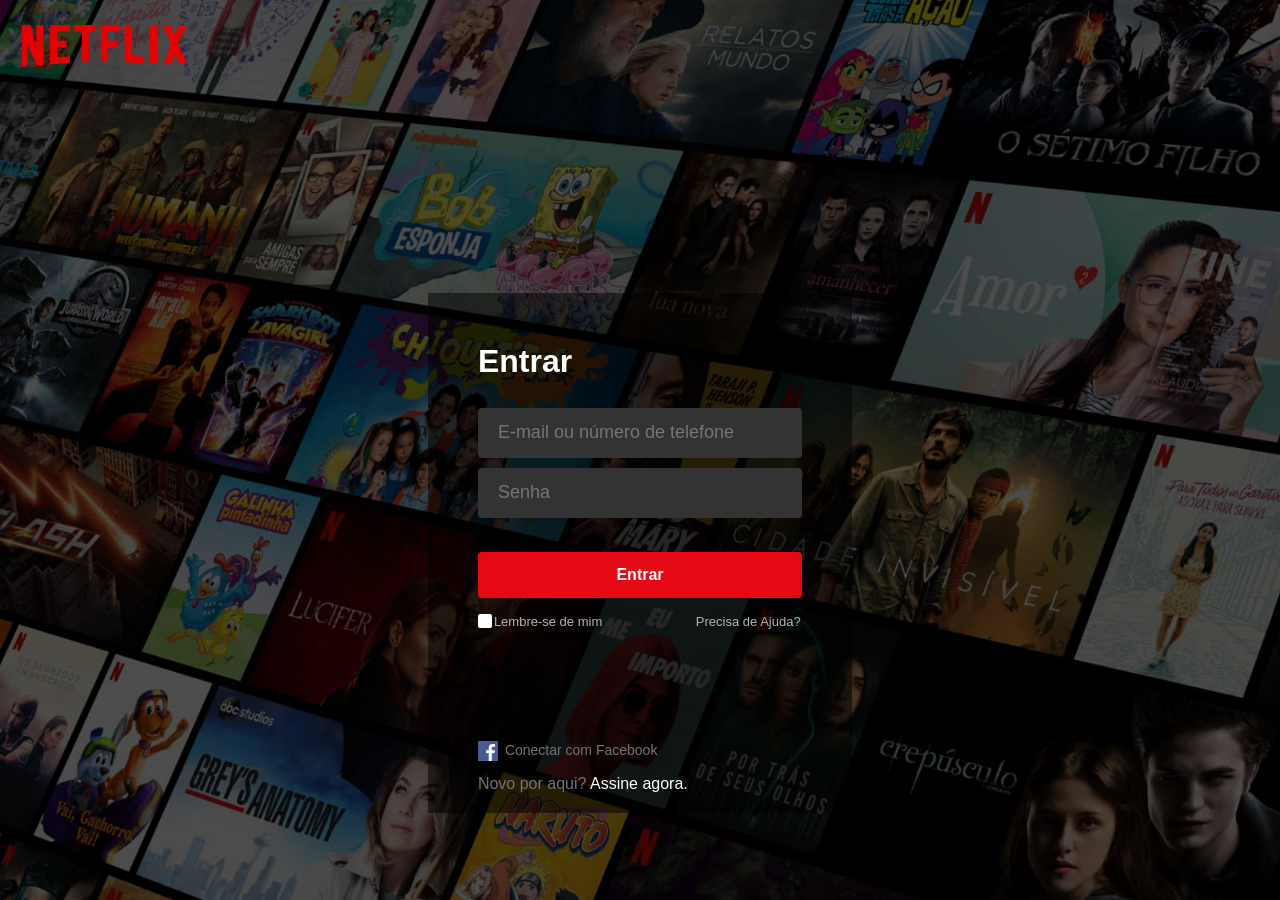
<file: index.html>
<!DOCTYPE html>
<html lang="pt-BR">

<head>
	<meta charset="UTF-8" />
	<meta http-equiv="X-UA-Compatible" content="IE=edge" />
	<meta name="viewport" content="width=device-width, initial-scale=1.0" />
	<title>Netflix</title>
	<link rel="stylesheet" href="style.css" />
	<link rel="icon" href="images/iconenetflix.png" alt="Icone da NetFlix" />
	<meta name="author" content="Matheus Campos,Dayson Portela" />
	<meta name="description" content="site de series e filmes" />
</head>

<body>
	<div class="structure">
		<div class="mask"></div>
		<div class="logo">
			<a href="https://www.netflix.com/br/"><img src="images/logonet.png" alt="logo da Netflix" /></a>
		</div>

		<form id="form-user" class="form-login">
			<div class="back-form">
				<h1>Entrar</h1>
				<input class="box0" type="phone" type="email" name="email" required placeholder="E-mail ou número de telefone" />
				<input class="box0" type="password" required name="password" placeholder="Senha" minlength="6" />
				<button type="submit">Entrar</button>

				<div class="lembre">
					<div class="remember">
						<p>
							<label class="check">Lembre-se de mim
								<input class="box1" type="checkbox" name="Lembre-se de mim" />
								<span class="checkbox1"></span>
								<a href="https://www.netflix.com/br/LoginHelp">Precisa de Ajuda?</a>
							</label>
						</p>
					</div>
				</div>

				<div class="facecontainer">
					<div class="face">
						<img src="images/face.png" alt="Conectar com Facebook" />
						<a href="https://web.facebook.com/login.php?skip_api_login=1&api_key=163114453728333&kid_directed_site=0&app_id=163114453728333&signed_next=1&next=https%3A%2F%2Fwww.facebook.com%2Fv2.9%2Fdialog%2Foauth%3Fapp_id%3D163114453728333%26cbt%3D1614429401185%26channel_url%3Dhttps%253A%252F%252Fstaticxx.facebook.com%252Fx%252Fconnect%252Fxd_arbiter%252F%253Fversion%253D46%2523cb%253Df12f362dccbc6d8%2526domain%253Dwww.netflix.com%2526origin%253Dhttps%25253A%25252F%25252Fwww.netflix.com%25252Ff308e2d8c614838%2526relation%253Dopener%26client_id%3D163114453728333%26display%3Dpopup%26domain%3Dwww.netflix.com%26e2e%3D%257B%257D%26fallback_redirect_uri%3Dhttps%253A%252F%252Fwww.netflix.com%252Fbr%252Flogin%26locale%3Dpt_BR%26logger_id%3Dff533e41480b44%26origin%3D1%26redirect_uri%3Dhttps%253A%252F%252Fstaticxx.facebook.com%252Fx%252Fconnect%252Fxd_arbiter%252F%253Fversion%253D46%2523cb%253Df2b11df1a6bffb8%2526domain%253Dwww.netflix.com%2526origin%253Dhttps%25253A%25252F%25252Fwww.netflix.com%25252Ff308e2d8c614838%2526relation%253Dopener%2526frame%253Df14653c837fdfbc%26response_type%3Dtoken%252Csigned_request%252Cgraph_domain%26sdk%3Djoey%26version%3Dv2.9%26ret%3Dlogin%26fbapp_pres%3D0%26tp%3Dunspecified&cancel_url=https%3A%2F%2Fstaticxx.facebook.com%2Fx%2Fconnect%2Fxd_arbiter%2F%3Fversion%3D46%23cb%3Df2b11df1a6bffb8%26domain%3Dwww.netflix.com%26origin%3Dhttps%253A%252F%252Fwww.netflix.com%252Ff308e2d8c614838%26relation%3Dopener%26frame%3Df14653c837fdfbc%26error%3Daccess_denied%26error_code%3D200%26error_description%3DPermissions%2Berror%26error_reason%3Duser_denied&display=popup&locale=pt_BR&pl_dbl=0&_rdc=1&_rdr">
							Conectar com Facebook</a>
					</div>
				</div>

				<div class="novo">
					<p>
						Novo por aqui?
						<a href="https://www.netflix.com/br/" target="">Assine agora.</a>
					</p>
				</div>
			</div>
		</form>
	</div>

	<script src="src/Models/User.js"></script>
	<script src="src/Controllers/UserController.js"></script>
	<script src="index.js"></script>
</body>

</html>
</file>
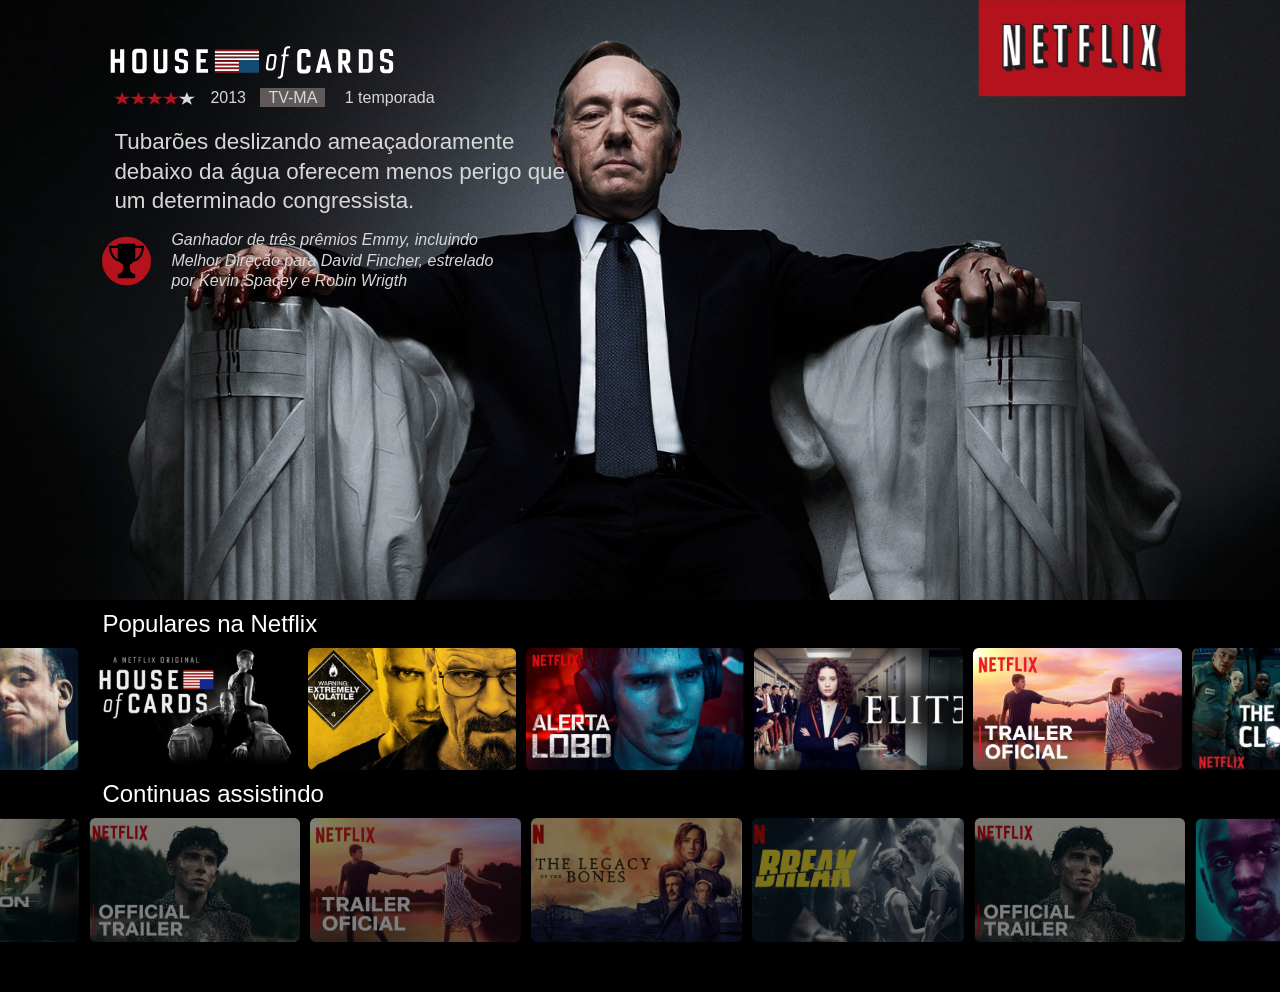
<file: assessment.html>
<!DOCTYPE html>
<html lang="pt-br">

<head>
  <meta charset="UTF-8">
  <meta http-equiv="X-UA-Compatible" content="IE=edge">
  <meta name="viewport" content="width=device-width, initial-scale=1.0">
  <title>Netflix</title>
  <meta name="author" content="Dayson Portela">
  <meta name="description" content="
  Netflix Brasil - assistir a séries online, assistir a filmes onlinewww.netflix.com › ...
  Filmes, séries e muito mais. Sem limites. Assista onde quiser. Cancele quando quiser. Pronto para assistir? Informe seu email para criar ou reiniciar sua." />
  <meta property="og:type" content="website" />
  <meta property="og:title" content="Netflix">
  <meta property="og:description" content="
  Netflix Brasil - assistir a séries online, assistir a filmes onlinewww.netflix.com › ...
  Filmes, séries e muito mais. Sem limites. Assista onde quiser. Cancele quando quiser. Pronto para assistir? Informe seu email para criar ou reiniciar sua." />
  <meta aut>
  <link rel="stylesheet" href="css/normalize.css">
  <link rel="stylesheet" href="css/reset.css">
  <link rel="stylesheet" href="css/styles.css">

</head>

<body>

  <!-- STRUCTURE -->
  <div class="structure">

    <section class="introduction">
      <div class="introduction-description">
        <img class="logo" src="images/houseofcards.svg" alt="House of cards">
        <div class="introduction-star">
          <img src="images/star.svg" alt="Estrelas">
          <p>2013 <span>TV-MA</span> 1 temporada</p>
        </div>

        <h1>Tubarões deslizando ameaçadoramente debaixo da água oferecem menos perigo que um determinado congressista.</h1>

        <div class="trophy">
          <img src="images/trophy.svg" alt="avaliação">
          <p>Ganhador de três prêmios Emmy, incluindo Melhor Direção para David Fincher, estrelado por Kevin Spacey e Robin Wrigth</p>
        </div>

      </div>

    </section>

    <!-- CARDS -->
    <section class="cards">
      <h2>Populares na Netflix</h2>
      <div class="card-container">
        <div class="card card-1">
          <img src="images/movie1.png" alt="movie1">
        </div>

        <div class="card card-2">
          <img src="images/movie2.png" alt="movie2">
        </div>

        <div class="card card-3">
          <img src="images/movie3.png" alt="movie3">
        </div>

        <div class="card card-4">
          <img src="images/movie4.png" alt="movie4">
        </div>

        <div class="card card-5">
          <img src="images/movie5.png" alt="movie5">
        </div>

        <div class="card card-7">
          <img src="images/movie7.png" alt="movie7">
        </div>

        <div class="card card-6">
          <img src="images/movie6.png" alt="movie6">
        </div>
      </div>
    </section>

    <section class="cards1">
      <h2>Continuas assistindo</h2>
      <div class="card-container">
        <div class="card card-1">
          <img src="images/movie8.png" alt="movie8">
        </div>

        <div class="card card-2">
          <img src="images/movie9.png" alt="movie9">
        </div>

        <div class="card card-3">
          <img src="images/movie10.png" alt="movie10">
        </div>

        <div class="card card-4">
          <img src="images/movie11.png" alt="movie11">
        </div>

        <div class="card card-5">
          <img src="images/movie12.png" alt="movie12">
        </div>

        <div class="card card-7">
          <img src="images/movie9.png" alt="movie9">
        </div>

        <div class="card card-6">
          <img src="images/movie13.png" alt="movie13">
        </div>
      </div>
    </section>


  </div>
</body>

</html>
</file>
<file: style.css>
* {
  margin: 0;
  padding: 0;
}

:root {
  --color-destaque: #e50914;
  --color-letras: #ffff;
  --color-background: #8c8c8c;
  --color-backback: #000;
  --color-backform: #333;
  --color-backform1: rgb(0, 0, 0, 0.6);
  --color-backform2: rgb(0, 0, 0, 0.5);
  --color-subtext: #b3b3b3;
  --color-logotext: #737373;
}

body,
head {
  /* essas tags tera esse tipo de fonte */
  font-family: "Netflix Sans", "Helvetica Neue", Helvetica, Arial, Sans-serif;
}

h1 {
  /* as fontes de titulos, tamanhos */
  font-size: 32px;
}

input,
button {
  outline: none;
}

.mask {
  height: 100%;
  width: 100%;
  position: absolute;
  background: var(--color-backform1);
}

.logo img {
  position: absolute;
  height: 45px;
  width: 167px;
  vertical-align: middle;
  margin-top: 25px;
  margin-left: 20px;
}

.structure {
  position: relative;
  grid-template-areas: "form-user";
  display: grid;
  background: url(images/backnet.jpg) no-repeat center;
  background-size: cover;
  height: 100vh;
}

.structure .form-user {
  grid-area: form-user;
  display: grid;
  grid-template-columns: repeat(2, 1fr);

  height: 100vh; /* ter a altura 100% da pagina */
}

#form-user {
  position: relative;
  display: flex;
  flex-direction: column; /* para deixar na mesma coluna */
  justify-content: center;
  align-items: center;
}

#form-user h1 {
  color: var(--color-letras);
  font-size: 32px;
  margin-right: 230px;
  margin-bottom: 28px;
}

.form-login .box0 {
  border: none;
  font-size: 18px;
  border-radius: 4px;
  height: 30px;
  color: var(--color-letras);
  background: var(--color-backform);
  padding: 10px 20px;
  margin-bottom: 10px;
}

.check {
  display: block;
  position: relative;
  padding-left: 16px;
  margin-bottom: 12px;
}

.check input {
  position: absolute;
  opacity: 0;
}

.checkbox1 {
  left: 0;
  top: 0;
  width: 14px;
  height: 14px;
  border-radius: 2px;
  border: none;
  background: var(--color-letras);
  position: absolute;
  cursor: pointer;
}

.check input:checked ~ .checkbox1 {
  background-color: var(--color-logotext);
}

.check .checkbox1:after {
  top: 0px;
  left: 4px;
  width: 3px;
  height: 8px;
  border: solid var(--color-backback);
  border-width: 0 3px 3px 0; /* sentido horario primeiro em cima e assim vai, como um relogio */
  -webkit-transform: rotate(45deg);
  -ms-transform: rotate(45deg);
  transform: rotate(45deg);
}
.checkbox1::after {
  content: "";
  position: absolute;
  display: none;
}

.check input:checked ~ .checkbox1::after {
  display: block;
}

.form-login .error {
  border: 2px solid red;
}

.form-login .success {
  border: 2px solid rgb(6, 216, 118);
}

#form-user button {
  font-size: 16px;
  border-radius: 4px;
  padding: 14px 20px;
  font-weight: 700; /* O peso da Fonte */
  cursor: pointer;
  background-color: var(--color-destaque);
  border: none;
  margin: 24px 0 12px;
  color: var(--color-letras);
}

.lembre p {
  color: var(--color-subtext);
  font-size: 13px;
  padding-top: 4px;
}
.lembre a {
  margin-left: 90px;
  text-decoration: none;
  color: var(--color-subtext);
  font-size: 13px;
  padding-top: 4px;
}

.form-login .face {
  margin-top: 20px;
}
.facecontainer {
  margin-top: 80px;
}

.facecontainer img {
  cursor: pointer;
  margin-right: 10px;
  height: 20px;
  width: 20px;
  position: absolute;
}

.facecontainer a {
  color: var(--color-logotext);
  text-decoration: none;
  font-size: 14px;
  margin-left: 27px;
}

.novo {
  margin-top: 16px;
}
.novo p {
  color: var(--color-logotext);
}

.novo a {
  color: var(--color-letras);
  text-decoration: none;
}

.back-form {
  margin-top: 30px;
  background: var(--color-backform2);
  padding: 50px 50px 20px;
  display: flex;
  flex-direction: column;
  justify-content: center;
}

@media (max-width: 700px) {
}

@media (max-width: 500px) {
  .structure {
    height: 100vh;
  }

  .back-form {
    margin-top: 30px;
    background: none;
    padding: 0px;
    max-width: 300px;
  }

  .logo img {
    width: 120px;
    height: 40px;
  }

  .lembre a {
    margin-left: 60px;
  }

  .facecontainer {
    margin-top: 0px;
  }
}
</file>
<file: css/styles.css>
:root {
  --color-background: #000;
  --color-text: #d7d7d7;
  --color-h1: #d7d7d7;
  --color-h2: #fff;
  --color-grey: #5f5959;
}

body {
  background-color: var(--color-background);
}

img {
  max-width: 100%;
  display: block;
}

body,
input,
select {
  font-family: Helvetica, sans-serif;
  color: #fff;
}

h1 {
  font-size: 4.4em;
}

h2 {
  font-size: 2em;
}

h3 {
  font-size: 2.14em;
}

p {
  font-size: 1.2em;
}

.structure {
  display: grid;
  grid-template-areas:
    "introduction"
    "cards"
    "cards1";
}

.introduction {
  padding: 0px 8%;
}

/* INTRODUCTION */
.introduction {
  grid-area: introduction;
  background: url(../images/background.png) no-repeat center top;
  background-size: cover;
  height: 600px;
}

.introduction-description {
  margin-top: 40px;
}

.introduction-star {
  display: flex;
  align-items: center;
  justify-content: start;
  margin-top: 5px;
  margin-left: 12px;
}

.introduction-star p {
  margin-left: 15px;
  font-size: 1em;
  color: var(--color-text);
}

.introduction-star span {
  background: var(--color-grey);
  padding: 1px 8px;
  margin-left: 10px;
  margin-right: 15px;
}

.introduction-description h1 {
  font-size: 1.4em;
  font-weight: 400;
  max-width: 470px;
  line-height: 1.3em;
  color: var(--color-h1);
  margin-top: 20px;
  margin-left: 12px;
}

.trophy {
  display: flex;
  max-width: 410px;
  margin-top: 15px;
  gap: 20px;
}

.trophy p {
  color: var(--color-text);
  font-size: 1em;
  font-style: italic;
  line-height: 1.3em;
}

/* CARDS */
.cards {
  grid-area: cards;
}

.cards h2 {
  font-size: 1.5em;
  line-height: 2em;
  padding: 0 8%;
}

.card-container {
  display: flex;
  justify-content: space-between;
  gap: 10px;
}

.card-container .card {
}

.card-container .card:hover {
  box-shadow: 0px 0px 5px 0px rgb(255, 255, 255);
  border-radius: 8px;
}

.card {
  cursor: pointer;
}

.cards1 {
  grid-area: cards1;
  padding-bottom: 50px;
}

.cards1 h2 {
  font-size: 1.5em;
  line-height: 2em;
  padding: 0 8%;
}

@media (max-width: 1000px) {
  .introduction {
    grid-area: introduction;
    background: url(../images/background.png) no-repeat left top;
    background-size: cover;
    height: 600px;
  }
  .introduction-description h1 {
    font-size: 1.2em;
    max-width: 380px;
  }

  .trophy {
    display: flex;
    max-width: 340px;
    margin-top: 15px;
    gap: 20px;
  }

  .trophy p {
    color: var(--color-text);
    font-size: 0.9em;
    font-style: italic;
    line-height: 1.1em;
  }
}

/* tablet */

@media (max-width: 790px) {
  .card-7 {
    display: none;
  }

  .card-4 {
    display: none;
  }
}

/* Smartphone */
@media (max-width: 600px) {
  .introduction {
    grid-area: introduction;
    background: url(../images/background.png) no-repeat left top;
    background-size: cover;
    height: 450px;
  }

  .introduction-description .logo {
    height: 30px;
  }

  .introduction-star {
    margin-left: 4px;
  }

  .introduction-star p {
    margin-left: 5px;
    font-size: 0.8em;
  }

  .introduction-star span {
    margin-left: 5px;
    margin-right: 5px;
    font-size: 0.8em;
  }

  .introduction-description h1 {
    font-size: 1.1em;
    font-weight: 400;
    max-width: 310px;
    line-height: 1.1em;
    color: var(--color-h1);
    margin-top: 15px;
    margin-left: 4px;
  }

  .trophy {
    display: flex;
    max-width: 300px;
    margin-top: 15px;
    gap: 5px;
  }

  .trophy p {
    font-size: 0.9em;
    font-style: italic;
    line-height: 1.1em;
  }

  .trophy img {
    width: 40px;
  }

  .card-container {
    display: flex;
    justify-content: space-between;
    gap: 5px;
  }

  .card-container .card {
  }

  .card-container .card:hover {
    box-shadow: 0px 0px 5px 0px rgb(255, 255, 255);
    border-radius: 8px;
  }

  .card {
    cursor: pointer;
  }

  .cards h2 {
    font-size: 1.1em;
  }

  .cards1 {
    grid-area: cards1;
    padding-bottom: 50px;
  }

  .cards1 h2 {
    font-size: 1.1em;
  }

  .card-1 {
    display: none;
  }

  .card-7 {
    display: none;
  }

  .card-4 {
    display: none;
  }
}
</file>
